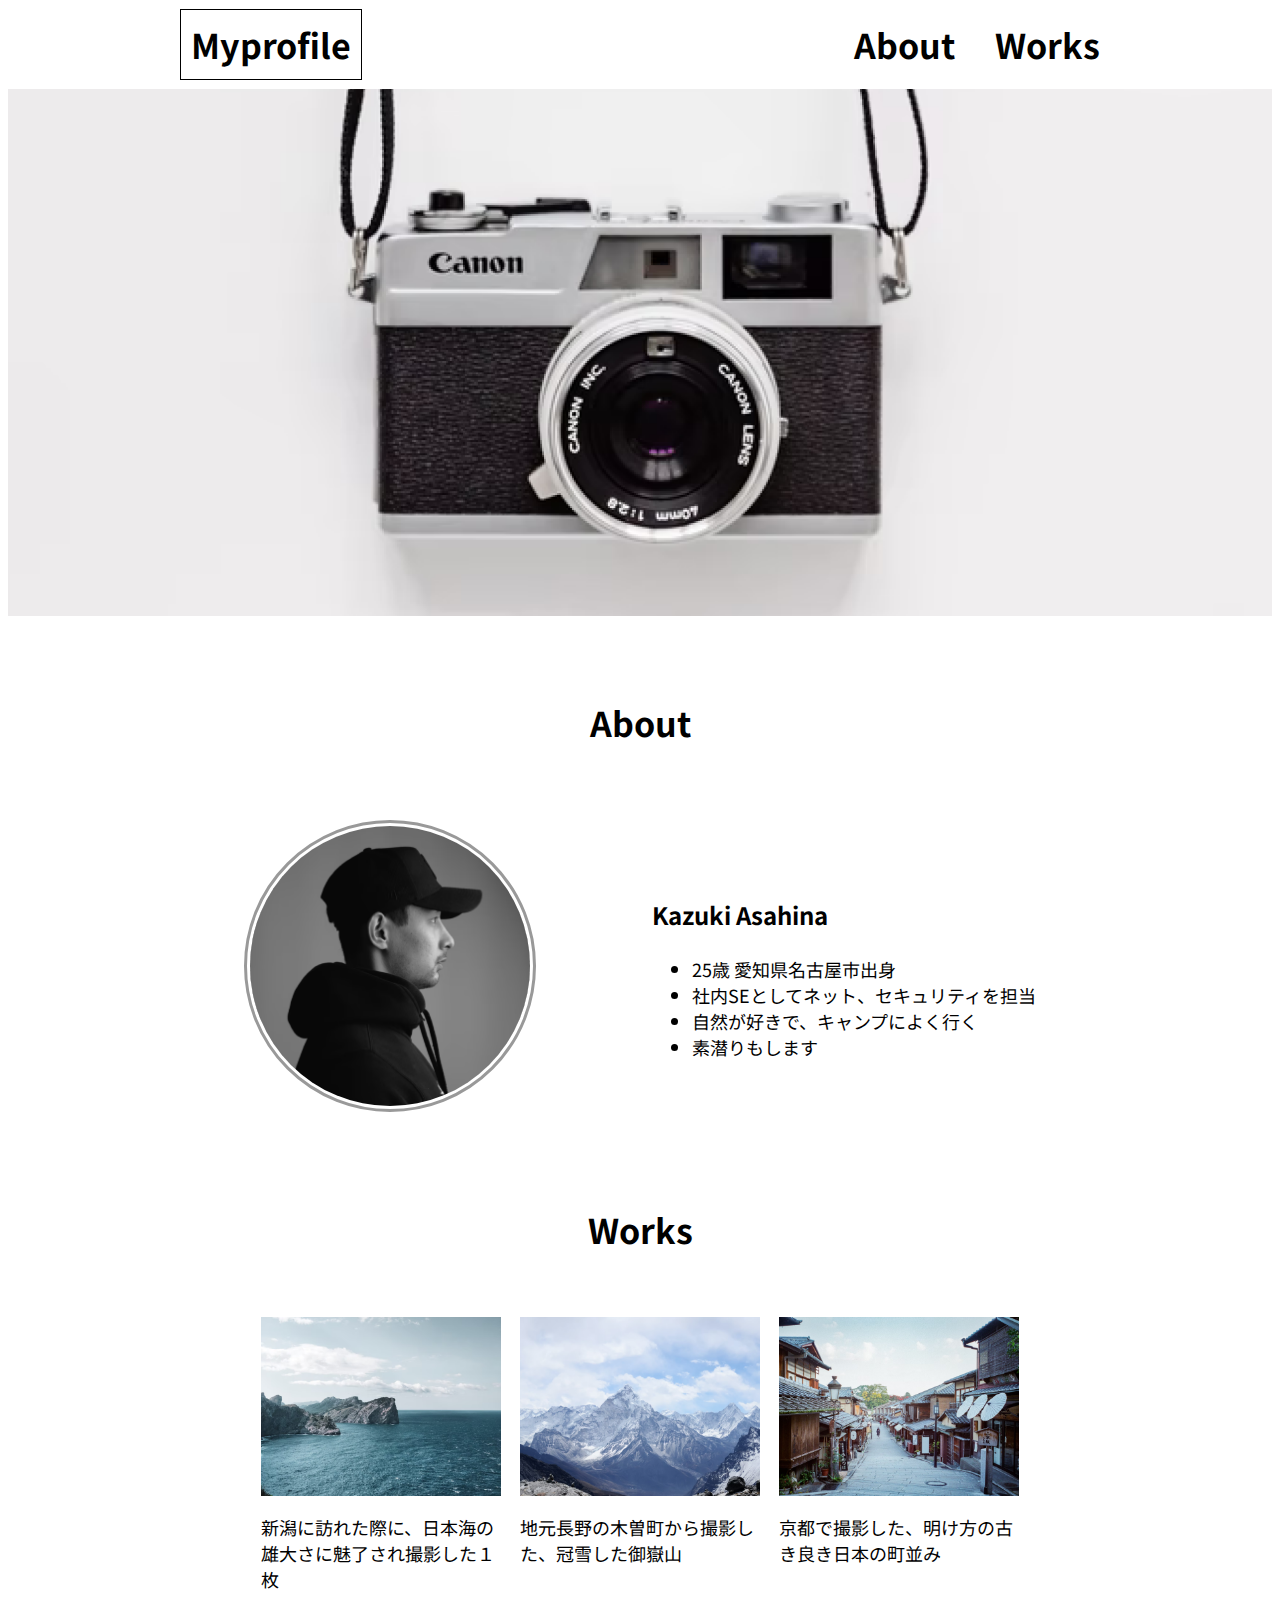
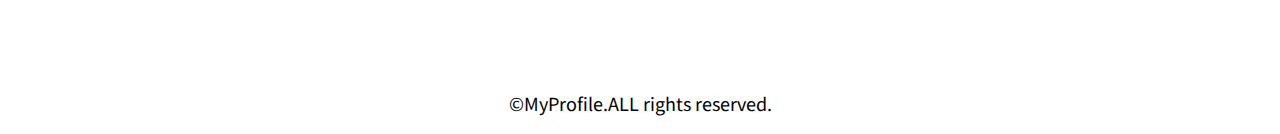
<file: 1/index.html>
<!DOCTYPE html>
<html>
  <head>
    <title>模写コーディング１</title>
    <meta charset="UTF-8" />
    <meta name="description" content="模写コーディング１回目となります。"/>
    <meta name="viewport" content="width=device-width, initial-scale=1.0" />
    <link rel="stylesheet" href="style.css" />

    <link rel="preconnect" href="https://fonts.googleapis.com">
    <link rel="preconnect" href="https://fonts.gstatic.com" crossorigin>
    <link href="https://fonts.googleapis.com/css2?family=Noto+Sans+JP:wght@100..900&display=swap" rel="stylesheet">
  </head>

  <body>
    <header>
  <!-- PC用ナビゲーション -->
      <nav>
        <div>
        <a href="index.html#myprofile"class="home" style="text-decoration:none;">Myprofile</a>
        </div>

        <div class="menu">
        <a  href="index.html#about" style="text-decoration:none;">About</a>
        <a  href="index.html#works" style="text-decoration:none;">Works</a>
        </div>
    </header> 

    <main>
      <article>
        <!-- メイン画像 -->
        <div>
          <img src="main.png" alt="カメラの写真" class="mainpic">
        </div>

        <!-- About -->
        <h1 id="about">About</h1>
        <section class="about">
          <img src="about.png" alt="Kazuki Asahina" class="circle">
          <div class="content">
              <p class="name">Kazuki Asahina</p>
              <ul>
                <li>25歳 愛知県名古屋市出身</li>
                <li>社内SEとしてネット、セキュリティを担当</li>
                <li>自然が好きで、キャンプによく行く</li>
                <li>素潜りもします</li>
              </ul>
          </div>
        </section>


         <!-- Works -->
         <h1 id="works">Works</h1>
          <section class="works">
            <div class="item">
              <img src="works1.png" alt="海の写真">
              <p>新潟に訪れた際に、日本海の雄大さに魅了され撮影した１枚</p>
            </div>

        <!-- 左右に隙間を開けるために、"item_center"クラスを付与 -->
            <div class="item item_center">
              <img src="works2.png" alt="山の写真">
              <p>地元長野の木曽町から撮影した、冠雪した御嶽山</p>
            </div>

            <div class="item">
              <img src="works3.png" alt="街並みの写真">
              <p>京都で撮影した、明け方の古き良き日本の町並み</p>
            </div>
          </div>
        </section>
      <article>

        <footer>
          <p>&copy;MyProfile.ALL rights reserved.</p>
        </footer>
      </body>
    </html>
</file>
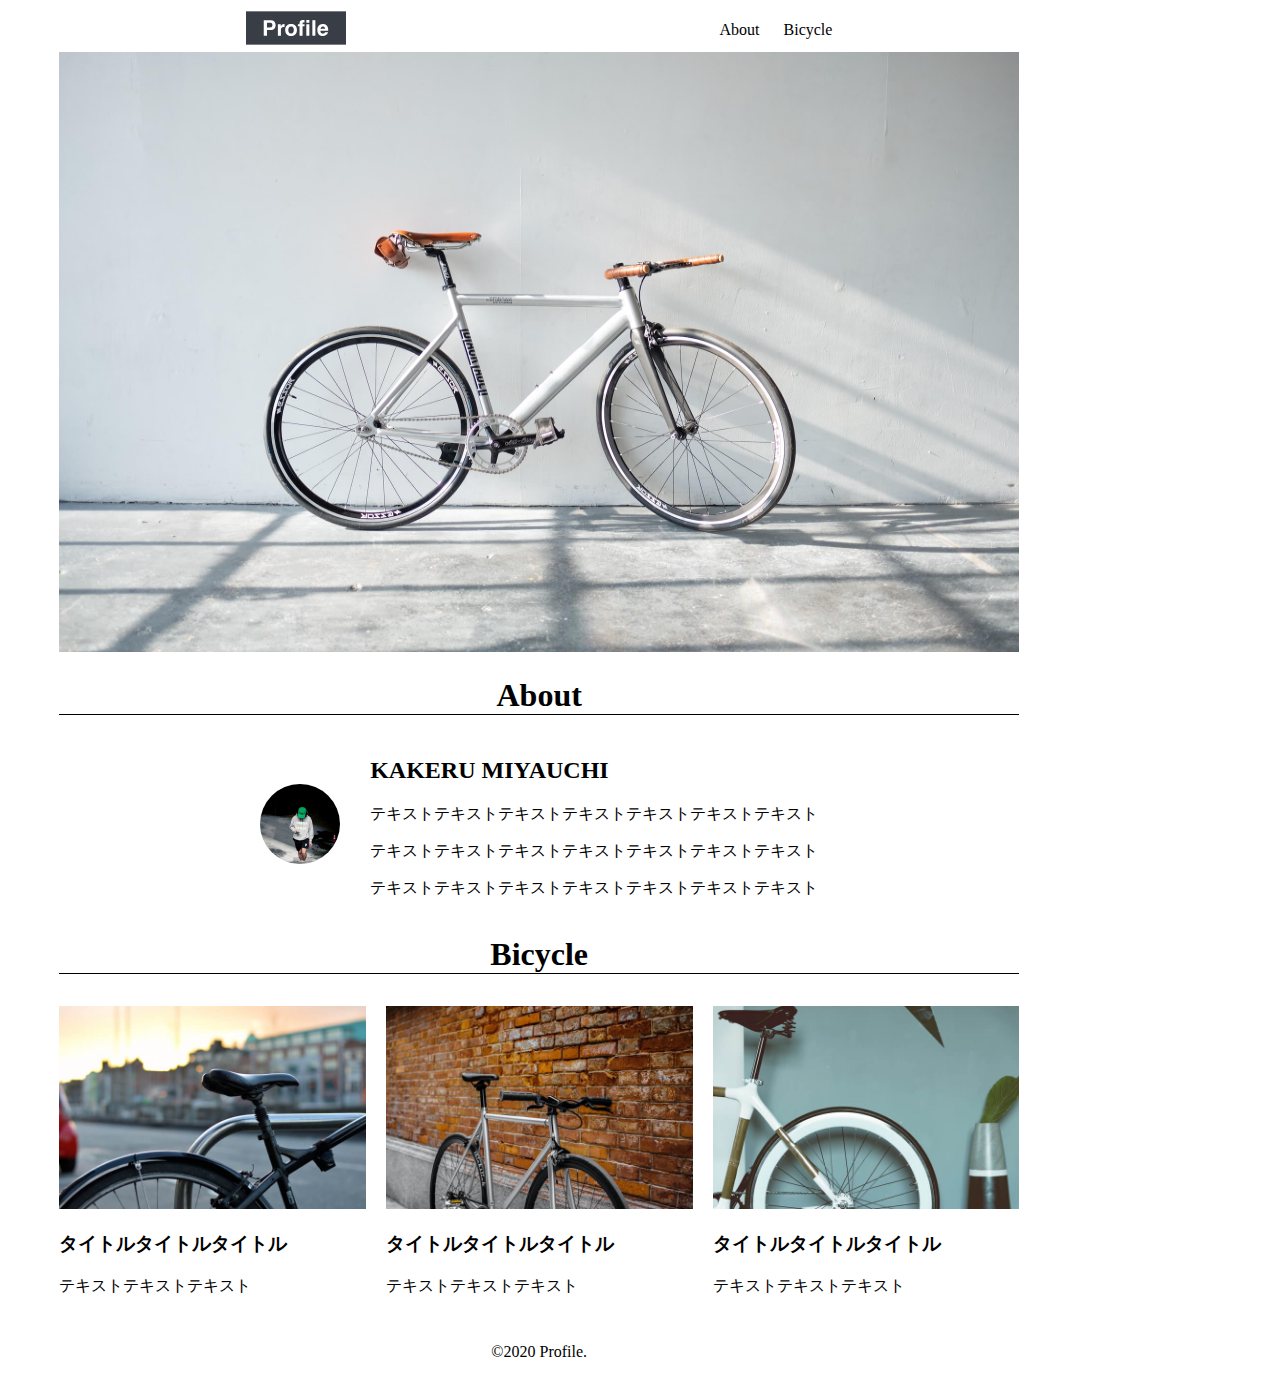
<file: 2/index.html>
<!DOCTYPE html>

<html>

  <head>
    <title>模写コーディング２回目</title>
    <meta charset="utf-8">
    <meta name="description" content="模写コーディング２回目となります">

    <meta name="viewport" content="width=device-width, initial-scale=1.0" />
    <link rel="stylesheet" href="style.css" />

    <link rel="preconnect" href="https://fonts.googleapis.com">
    <link rel="preconnect" href="https://fonts.gstatic.com" crossorigin>
    <link href="https://fonts.googleapis.com/css2?family=Noto+Sans+JP:wght@100..900&display=swap" rel="stylesheet">

  </head>


  <body>
    <header>
      <nav>
        <div>
          <a href="index.html" ><img class="home" src="images/logo.svg" alt="トップページに戻る"></a>
        </div>

        <div>
          <a href="index.html#about-title" class="about-head">About</a>
          <a href="index.html#Bicycle-title" class="bicycle-head">Bicycle</a>
        </div>
      </nav>
    </header>

    <main>
      <img src="images/mainvisual.jpg" alt="自転車のメイン画像" class="mainpic">

      <article>
        <h1 id="about-title">About</h1>
        <section id="About">
          <div class="about-img">
            <img src="images/about.jpg" alt="自分の写真" class="about-pic">
          </div>

          <div>
            <h2 class="name">KAKERU MIYAUCHI</h2>
            <p> テキストテキストテキストテキストテキストテキストテキスト</p>
            <p> テキストテキストテキストテキストテキストテキストテキスト</p>
            <p> テキストテキストテキストテキストテキストテキストテキスト</p>
          </div>
        </section>


        <h1 id="Bicycle-title">Bicycle</h1>
        <section id="Bicycle">
          <div>
            <img src="images/bicycle1.jpg" alt="自転車の後輪画像" class="item">
            <h3>タイトルタイトルタイトル</h3>
            <p>テキストテキストテキスト</p>
          </div>

          <div class="margin-lr">
            <img src="images/bicycle2.jpg" alt="自転車の駐輪画像"class="item">
            <h3>タイトルタイトルタイトル</h3>
            <p>テキストテキストテキスト</p>
          </div>

          <div>
            <img src="images/bicycle3.jpg" alt="自転車の車輪画像"class="item">
            <h3>タイトルタイトルタイトル</h3>
            <p>テキストテキストテキスト</p>
          </div>
        </section>
      </article>
    </main>


    <footer>
      <p>&copy;2020 Profile.</p>
    </footer>

  </body>
</html>
</file>
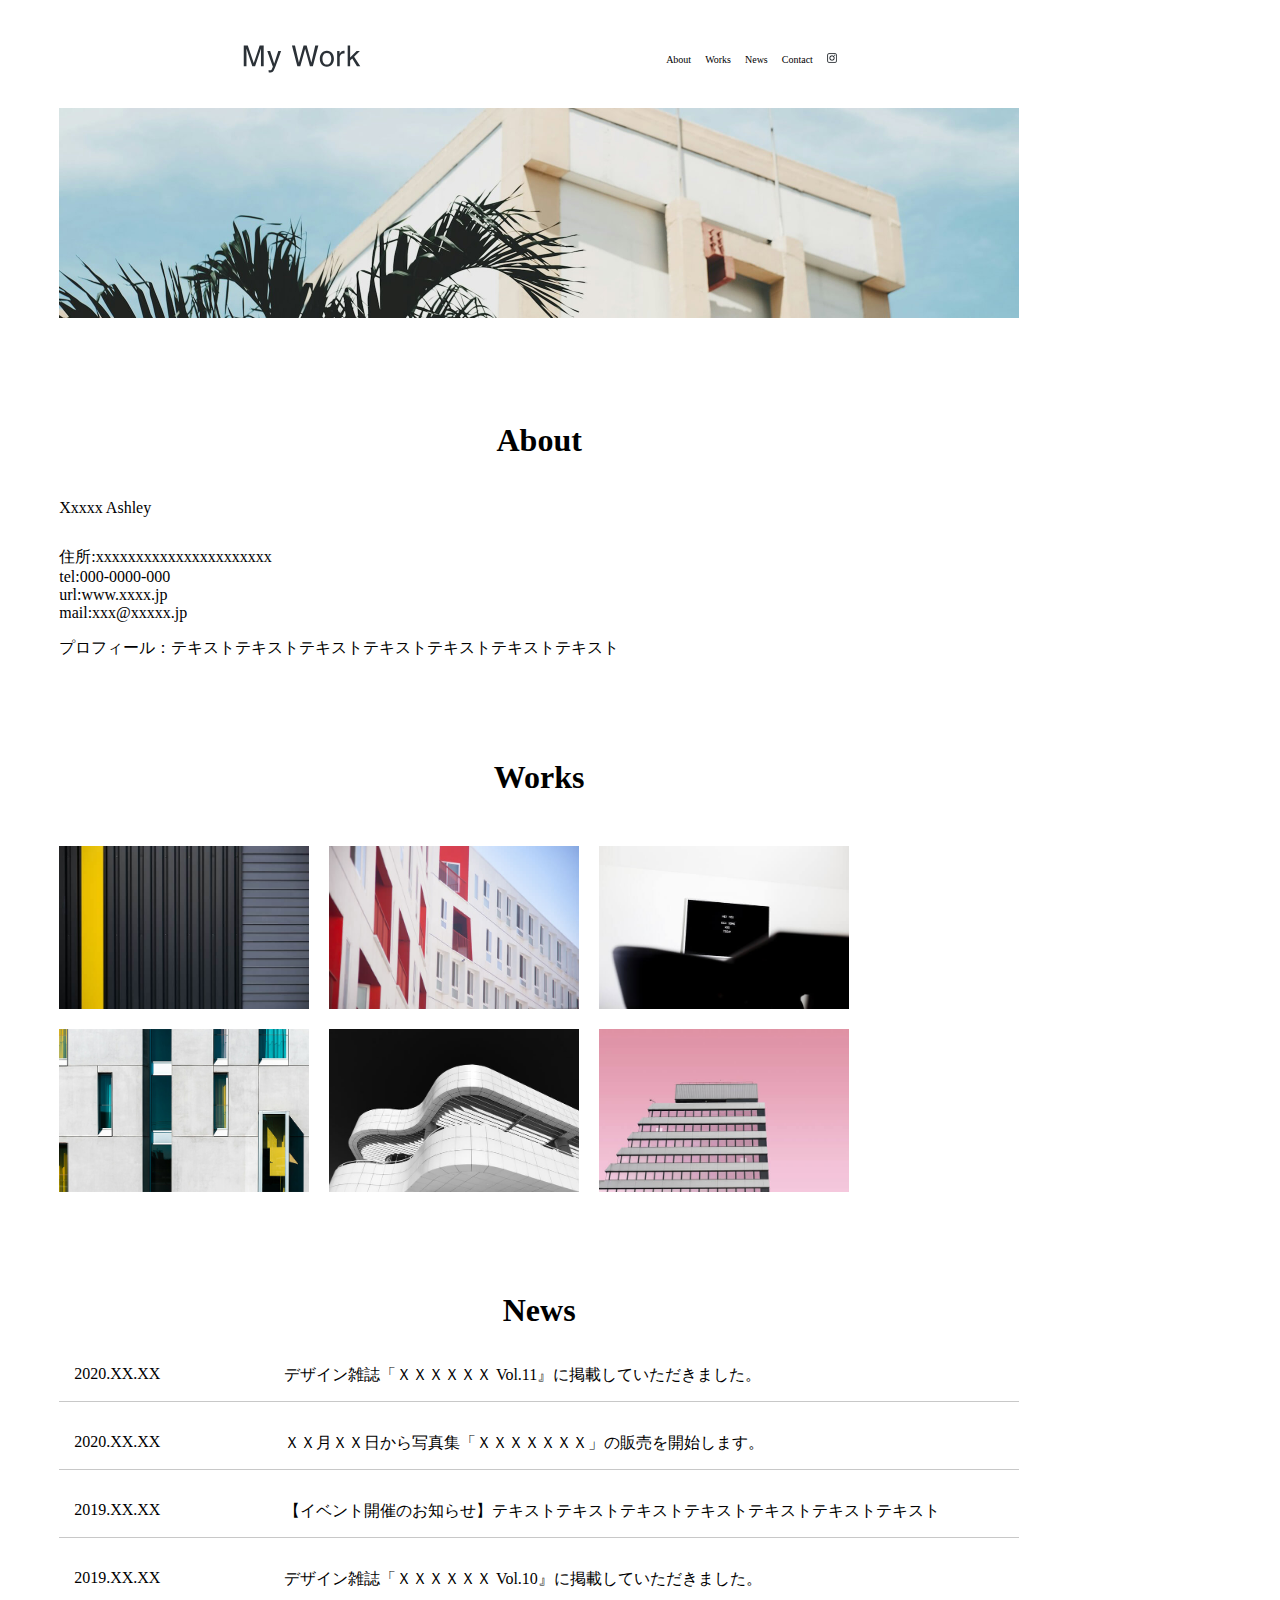
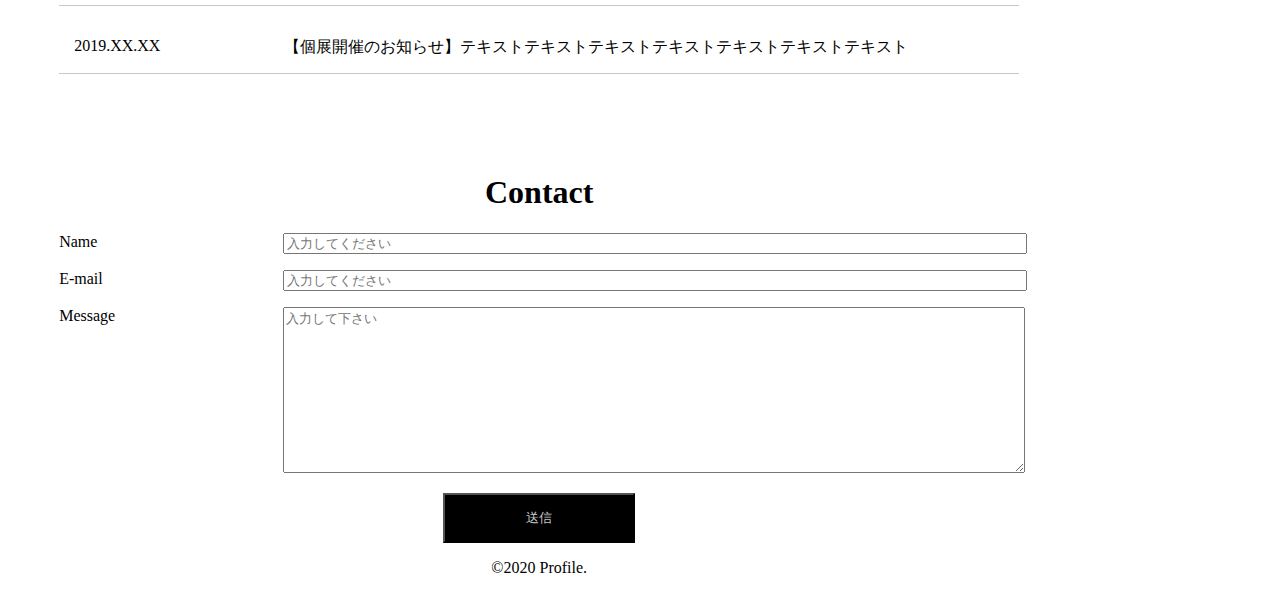
<file: 3/index.html>
<!DOCTYPE html>

<html>

  <head>
    <title>模写コーディング3回目</title>
    <meta charset="utf-8">
    <meta name="description" content="https://code-jump.com/portfolio1-menu/">

    <meta name="viewport" content="width=device-width, initial-scale=1.0" />
    <link rel="stylesheet" href="style.css" />

    <link rel="preconnect" href="https://fonts.googleapis.com">
    <link rel="preconnect" href="https://fonts.gstatic.com" crossorigin>
    <link href="https://fonts.googleapis.com/css2?family=Noto+Sans+JP:wght@100..900&display=swap" rel="stylesheet">

  </head>


  <body>
    <header>
      <nav>
        <div>
          <a href="index.html" ><img class="home" src="images/logo.svg" alt="トップページに戻る"></a>
        </div>

        <div>
          <a href="index.html#about-title" class="a-head">About</a>
          <a href="index.html#works-title" class="a-head">Works</a>
          <a href="index.html#news-title" class="a-head">News</a>
          <a href="index.html#contact-title" class="a-head">Contact</a>
        

        <a href="https://www.instagram.com/" target="_blank">
          <img class="icon" src="images/icon-instagram.png" alt="インスタグラム">
        </a>
      </div>
      </nav>
    </header>

    <main>
      <img src="images/mainvisual-pc.jpg" alt="建物の画像" class="mainpic">

      <article>
        <h1 id="about-title">About</h1>
        <section id="About">
          <div class="about-name">
            <p> Xxxxx Ashley</p>
          </div>
          <div class="about-info">
            <p> 住所:xxxxxxxxxxxxxxxxxxxxxx</p>
            <p> tel:000-0000-000</p>
            <p> url:www.xxxx.jp</p>
            <p> mail:xxx@xxxxx.jp</p>
          </div>
          <div class="about-profile">
            <p> プロフィール：テキストテキストテキストテキストテキストテキストテキスト</p>
          </div>
        </section>


        <h1 id="works-title">Works</h1>
        <section id="Works">
          <div class="works-pic">
            <img src="images/works1.jpg" alt="画像1" class="item">
            <img src="images/works2.jpg" alt="画像2" class="item">
            <img src="images/works3.jpg" alt="画像3" class="item">

            <img src="images/works4.jpg" alt="画像4" class="item">
            <img src="images/works5.jpg" alt="画像5" class="item">
            <img src="images/works6.jpg" alt="画像6" class="item">
          </div>
        </section>

        <h1 id="News-title">News</h1>
       
       <section class="news"> 
        <dl>
          <dt>2020.XX.XX</dt>
          <dd>デザイン雑誌「ＸＸＸＸＸＸ Vol.11』に掲載していただきました。</dd>
        </dl>
        
        <dl>
          <dt>2020.XX.XX</dt>
          <dd>ＸＸ月ＸＸ日から写真集「ＸＸＸＸＸＸＸ」の販売を開始します。</dd>
        </dl>

        <dl>
          <dt>2019.XX.XX</dt>
          <dd>【イベント開催のお知らせ】テキストテキストテキストテキストテキストテキストテキスト</dd>
        </dl>
        <dl>
          <dt>2019.XX.XX</dt>
          <dd>デザイン雑誌「ＸＸＸＸＸＸ Vol.10』に掲載していただきました。</dd>
        </dl>
        <dl>
          <dt>2019.XX.XX</dt>
          <dd>【個展開催のお知らせ】テキストテキストテキストテキストテキストテキストテキスト</dd>
        </dl>
      </section>
      
        <h1 id="contact-title">Contact</h1>
        <section class="contact">
          <dl>
            <dt><label class="Contact-label">Name</label></dt>
            <dd><input type="text" name="name" placeholder="入力してください" class="contact-textbox"></dd>
          </dl>
          <dl>
            <dt><label class="Contact-label">E-mail</label></dt>
            <dd><input type="text" name="email" placeholder="入力してください" class="contact-textbox"></dd>
          </dl>        
          <dl>
            <dt><label class="Contact-label">Message</label></dt>
            <dd><textarea class="contact-textarea" placeholder="入力して下さい" name="message"></textarea></dd>
          </dl>
          <!-- <form >
            <div class="form">
              <label class="Contact-label">Name</label>
              <input type="text" name="name" placeholder="入力してください" class="contact-textbox">
            </div>

            <div class="form">
              <label class="Contact-label">E-mail</label>
              <input type="text" name="email" placeholder="入力してください" class="contact-textbox">
            </div>

            <div class="form">
              <label class="Contact-label">Message</label>
              <textarea class="contact-textarea" placeholder="入力して下さい" name="message"></textarea>
            </div>
          </form> -->

          <div class="hoge_button">
            <input type="submit" value="送信" class="button">
          </div>
        </section>        
      </article>
    </main>


    <footer>
      <p>&copy;2020 Profile.</p>
    </footer>

  </body>
</html>
</file>
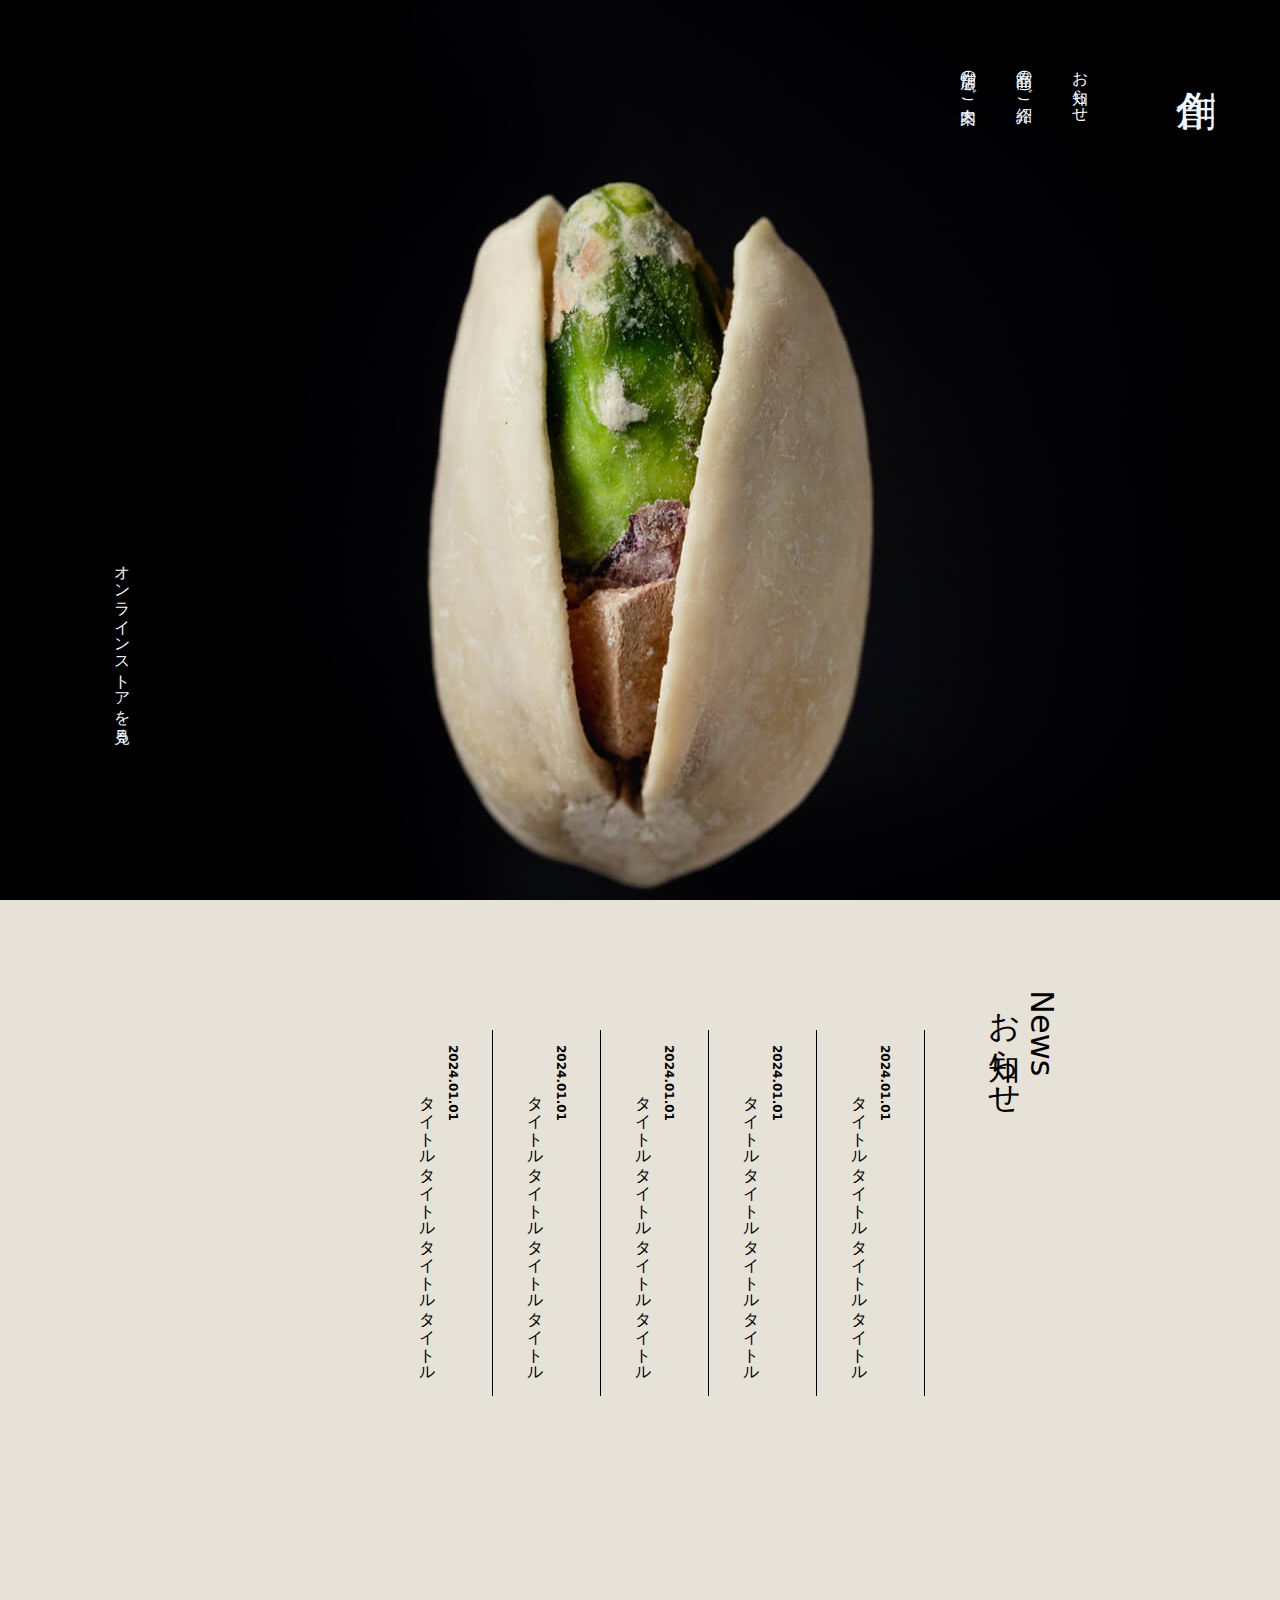
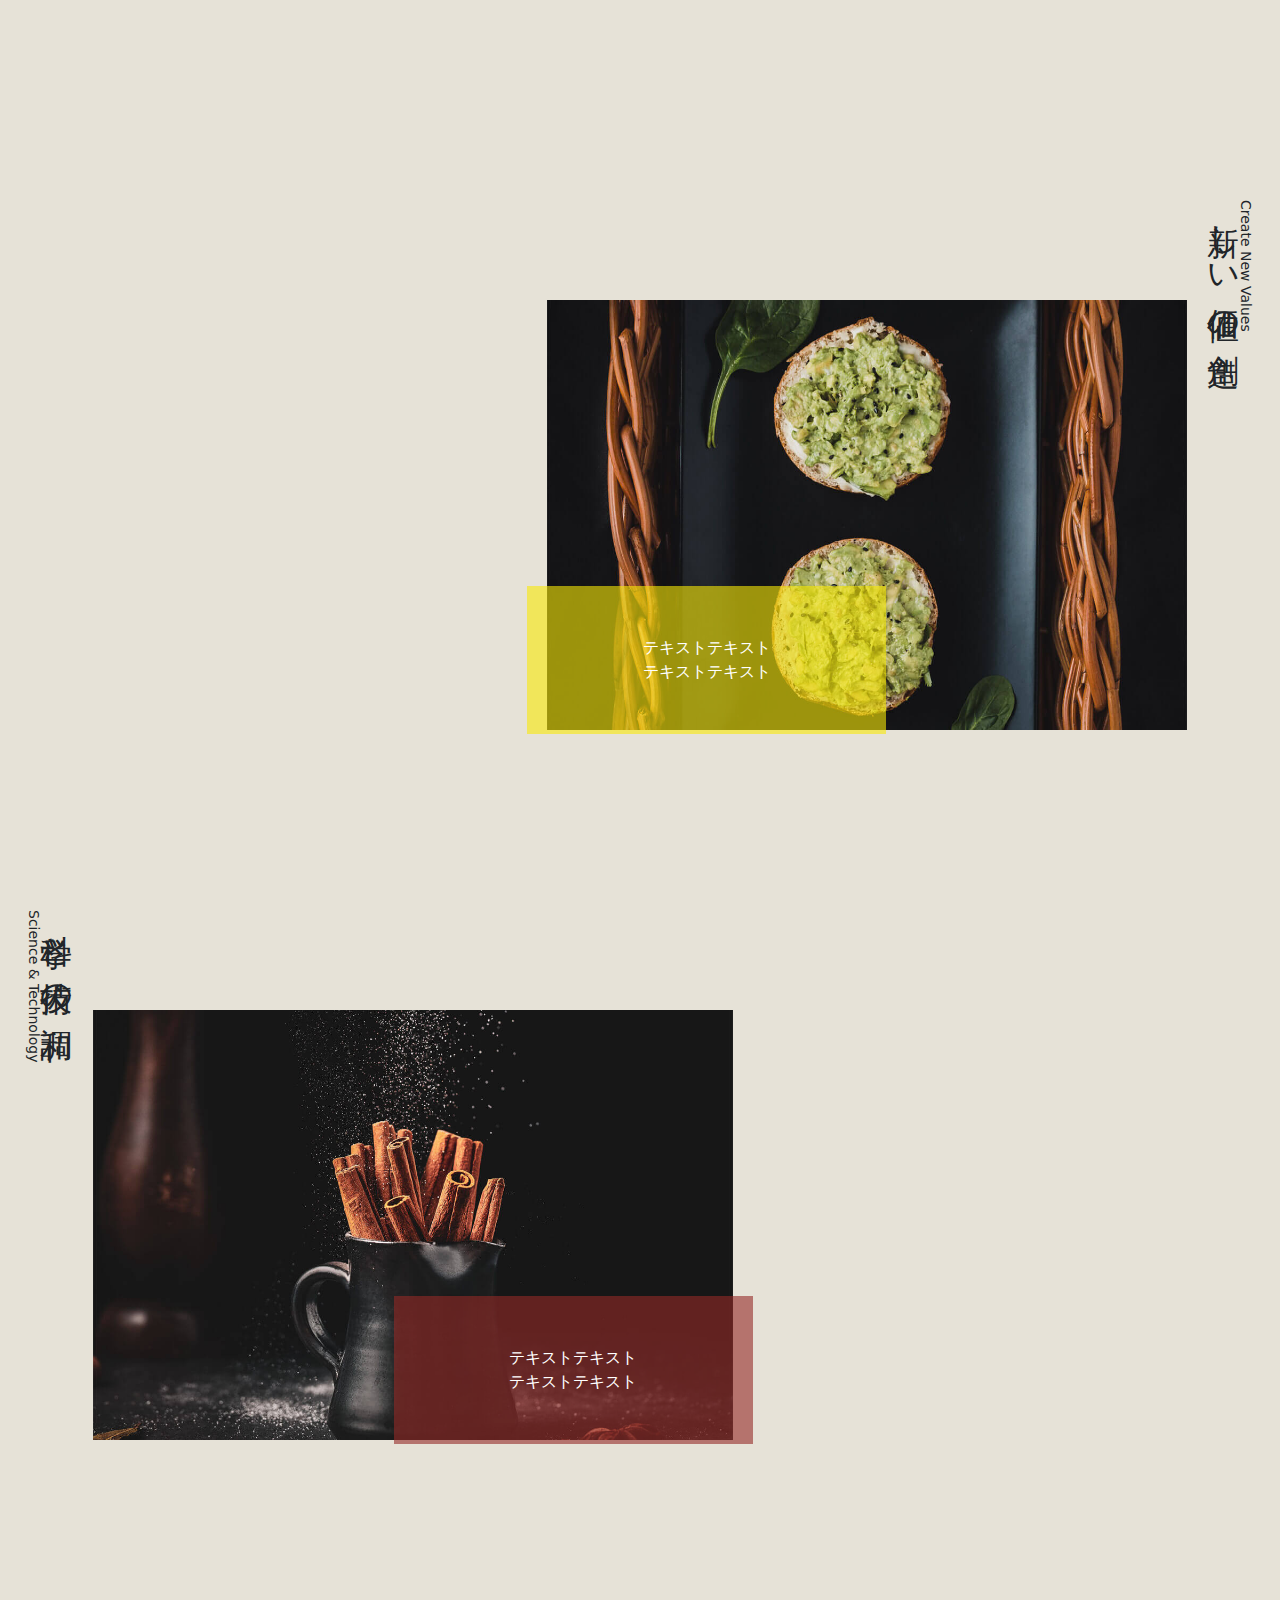
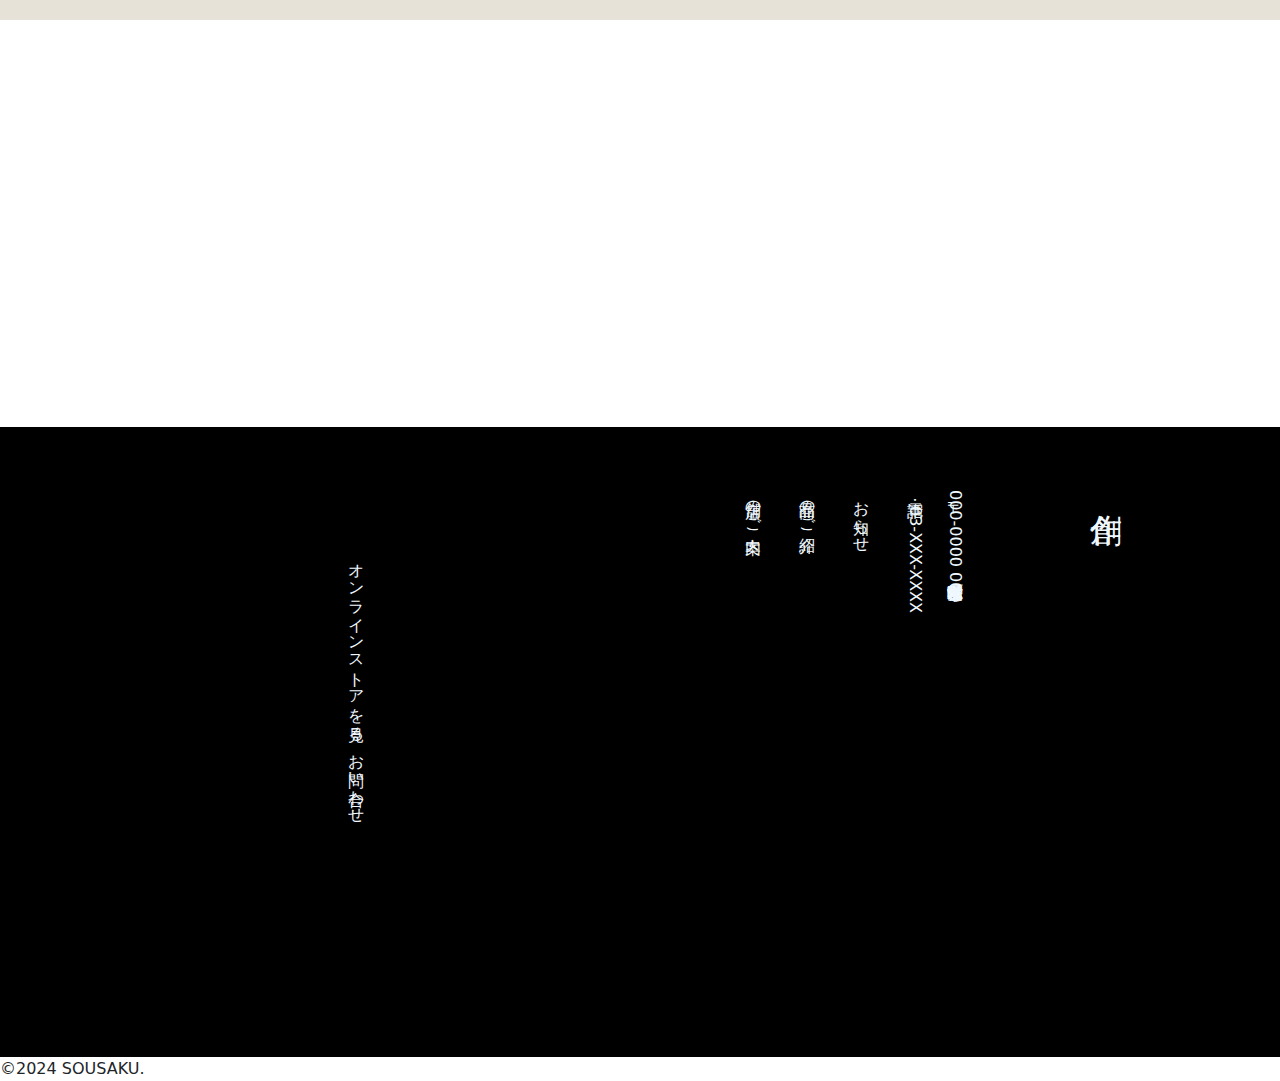
<file: 9/index.html>
<!DOCTYPE html>
<html>
  <head>
    <title>模写コーディング９</title>
    <meta charset="UTF-8" />
    <meta name="description" content="模写コーディング９回目となります。"/>
    <meta name="viewport" content="width=device-width, initial-scale=1.0" />
    <link rel="stylesheet" href="style.css" />

    <link rel="preconnect" href="https://fonts.googleapis.com">
    <link rel="preconnect" href="https://fonts.gstatic.com" crossorigin>
    <link href="https://fonts.googleapis.com/css2?family=Noto+Sans+JP:wght@100..900&display=swap" rel="stylesheet">
   
    <link rel="stylesheet" href="css/bootstrap.min.css">
    <link rel="canonical" href="https://getbootstrap.com/docs/5.0/examples/carousel/">
    <!-- ************************************************ bootstrap.min.cssの読み込み -->
    <link href="https://cdn.jsdelivr.net/npm/bootstrap@5.0.0-beta1/dist/css/bootstrap.min.css" rel="stylesheet" integrity="sha384-giJF6kkoqNQ00vy+HMDP7azOuL0xtbfIcaT9wjKHr8RbDVddVHyTfAAsrekwKmP1" crossorigin="anonymous">
    <!-- ************************************************ carousel.cssの読み込み -->
    <!-- <link href="carousel.css" rel="stylesheet"> -->
    <!-- ************************************************ bootstrap.bundle.min.jsの読み込み -->
    <script src="https://cdn.jsdelivr.net/npm/bootstrap@5.0.0-beta1/dist/js/bootstrap.bundle.min.js" integrity="sha384-ygbV9kiqUc6oa4msXn9868pTtWMgiQaeYH7/t7LECLbyPA2x65Kgf80OJFdroafW" crossorigin="anonymous" defer></script>

    <script src="js/bootstrap.min.js"></script>

    <script src="script.js"></script>

    </head>
    


    <body>
      <header>
      <section class="main fade-in-bottom">
        <div class="main_title fade-in-bottom2">
          <h1>創作</h1>
          
          <nav class="main_nav">
            <div class="main_nav_a">
              <a href="#main2">お知らせ</a> 
            </div>
            <div class="main_nav_a">
              <a href="#main3">商品のご紹介</a>
            </div>
            <div class="main_nav_a">
              <a href="#main4">店舗のご案内</a>
            </div>
          </nav>
        </div>

          <div class="main_btn fade-in-bottom2">
            <a href="">オンラインストアを見る</a>
          </div>
      </div>
    </section>


      <section id="main2">
        <div class="main2_title">
          <h2 class="main_h2">
            <span class="en">News</span>
            <span class="ja">お知らせ</span>
          </h2>
        <div class="main2_sab">
          <dl>
            <dt>2024.01.01</dt>
            <dd>タイトルタイトルタイトルタイトル</dd>
            <dt>2024.01.01</dt>
            <dd>タイトルタイトルタイトルタイトル</dd>
            <dt>2024.01.01</dt>
            <dd>タイトルタイトルタイトルタイトル</dd>
            <dt>2024.01.01</dt>
            <dd>タイトルタイトルタイトルタイトル</dd>
            <dt>2024.01.01</dt>
            <dd>タイトルタイトルタイトルタイトル</dd>
          </dl>
        </div>
      </div>
      </section>

      <section id="products1" class="products wrapper">
        <h2 class="section-title">
          <span class="ja">新しい価値の創造</span>
          <span class="en">Create New Values</span>
        </h2>
        <div class="img">
          <img src="images/products1.jpg" alt="">
          <p class="text">テキストテキスト<br>テキストテキスト</p>
        </div>
      </section>

      <section id="products2" class="products wrapper">
        <h2 class="section-title">
          <span class="ja">科学と技術の調和</span>
          <span class="en">Science & Technology</span>
        </h2>
        <div class="img">
          <img src="images/products2.jpg" alt="">
          <p class="text">テキストテキスト<br>テキストテキスト</p>
        </div>
      </section>

      <!-- <section id="main3">
        <div class="main3_right">
          <div class="main3_title">
              <h2>新しい価値の創造</h2>
              <p>Creative New Values</p>
          </div>

          <div class="main3_img fade-in-bottom">
            <img src="images/products1.jpg" alt="料理写真">
            <p class="main3_p">テキストテキストテキストテキスト</p>
          </div>

        </div>

        <div class="main3_left">
          <div class="main3_title_2">
              <h2>科学と技術の調和</h2>
              <p>Science & Technology</p>
          </div>

          <div class="main3_img_2">
            <img src="images/products2.jpg" alt="料理写真">
            <p class="main3_p">テキストテキストテキストテキスト</p>
          </div>
        </div>
      </section> -->

      <section id="main4" class="main4_1">
        <div class="main4_map">
          <iframe src="https://www.google.com/maps/embed?pb=!1m18!1m12!1m3!1d6483.960521838457!2d139.7048555441041!3d35.652857958269266!2m3!1f0!2f0!3f0!3m2!1i1024!2i768!4f13.1!3m3!1m2!1s0x60188b4025c4b78f%3A0x55d039898bac8fba!2z5oG15q-U5a-_6aeF5p2x5Y-j!5e0!3m2!1sja!2sjp!4v1716189235397!5m2!1sja!2sjp" width="600" height="400" style="border:0;" allowfullscreen="" loading="lazy" referrerpolicy="no-referrer-when-downgrade"></iframe>
        </div>
      </section>
      

      <section id="main5">

        <div class="main5_title">
          <h2>創作</h2>
          <p>〒000-0000 愛知県名古屋市味噌町000</p>
          <p>電話：03-XXX-XXXX</p>

          <nav class="main5_nav">
            <a href=".main2">お知らせ</a>
          </nav>

          <nav class="main5_nav">
            <a href=".main3">商品のご紹介</a>
          </nav>

          <nav class="main5_nav">
            <a href=".main4">店舗のご案内</a>
          </nav>

        </div>

      <div class="main5_nav_2">
        <a href="">オンラインストアを見る</a>
        <a href="">お問い合わせ</a>
      </div>
      </section>


       
        <footer>
          <span id="copyright">&copy;2024 SOUSAKU.</span>
        </footer>
      
        <script src="https://code.jquery.com/jquery-2.2.4.js" integrity="sha256-iT6Q9iMJYuQiMWNd9lDyBUStIq/8PuOW33aOqmvFpqI=" crossorigin="anonymous"></script>
    </body>

  </html>
</file>
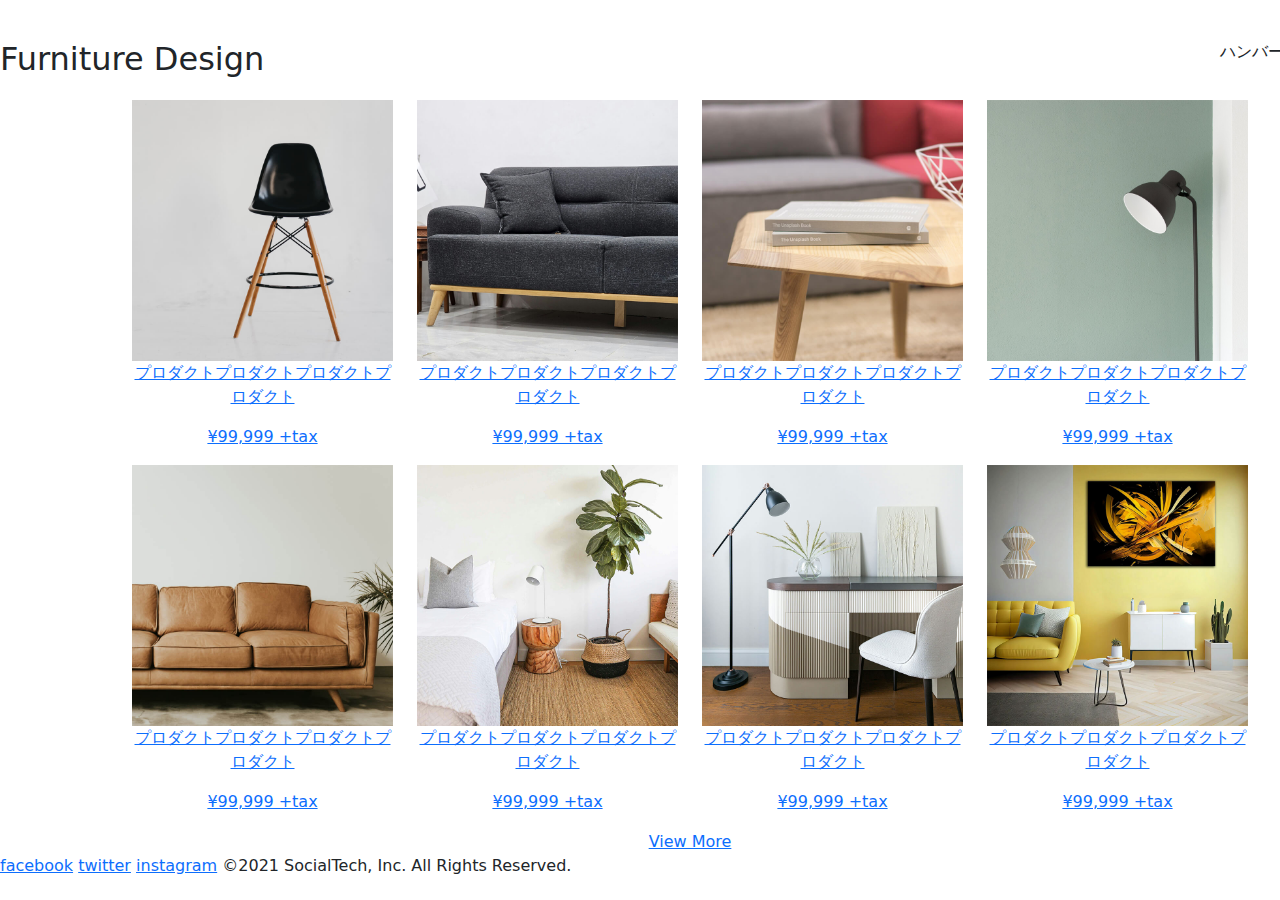
<file: 8/test.html>
<!DOCTYPE html><script src="https://code.jquery.com/jquery-3.6.0.min.js"></script>
   <script src="script.js"></script>
<html>
  <head>
    <title>模写コーディング8</title>
    <meta charset="UTF-8" />
    <meta name="description" content="模写コーディング8回目となります。"/>
    <meta name="viewport" content="width=device-width, initial-scale=1.0" />
    <link rel="stylesheet" href="style.css" />

    <link rel="preconnect" href="https://fonts.googleapis.com">
    <link rel="preconnect" href="https://fonts.gstatic.com" crossorigin>
    <link href="https://fonts.googleapis.com/css2?family=Noto+Sans+JP:wght@100..900&display=swap" rel="stylesheet">
   
    <link rel="stylesheet" href="css/bootstrap.min.css">
    <link rel="canonical" href="https://getbootstrap.com/docs/5.0/examples/carousel/">
    <!-- ************************************************ bootstrap.min.cssの読み込み -->
    <link href="https://cdn.jsdelivr.net/npm/bootstrap@5.0.0-beta1/dist/css/bootstrap.min.css" rel="stylesheet" integrity="sha384-giJF6kkoqNQ00vy+HMDP7azOuL0xtbfIcaT9wjKHr8RbDVddVHyTfAAsrekwKmP1" crossorigin="anonymous">
    <!-- ************************************************ carousel.cssの読み込み -->


    <body>
      <div class="main_width">
        <div class="title_menu">
          <h2>Furniture Design</h2>
          <p>ハンバーガーメニュー</p>
          <!-- ハンバーガーニュー -->
        </div>

        <div class="center_box">
          <div class="container text-center">
            <div class="row row-cols-4">
              <div class="col animate">
                <a href="">
                  <img src="images/item1.jpg" alt="椅子">
                  <p>プロダクトプロダクトプロダクトプロダクト</p>
                  <p>¥99,999 +tax</p>
                </a>
              </div>

              <div class="col">
                <a href="">
                  <img src="images/item2.jpg" alt="椅子">
                  <p>プロダクトプロダクトプロダクトプロダクト</p>
                  <p>¥99,999 +tax</p>
                </a>
              </div>
              <div class="col">
                <a href="">
                  <img src="images/item3.jpg" alt="椅子">
                  <p>プロダクトプロダクトプロダクトプロダクト</p>
                  <p>¥99,999 +tax</p>
                </a>
              </div>
              <div class="col">
                <a href="">
                <img src="images/item4.jpg" alt="椅子">
                <p>プロダクトプロダクトプロダクトプロダクト</p>
                <p>¥99,999 +tax</p>
              </a></div>
            </div>
          </div>

          <div class="center_box">
            <div class="container text-center">
              <div class="row row-cols-4">
                <div class="col">
                  <a href="">
                    <img src="images/item5.jpg" alt="椅子">
                    <p>プロダクトプロダクトプロダクトプロダクト</p>
                    <p>¥99,999 +tax</p>
                  </a>
                </div>
  
                <div class="col">
                  <a href="">
                    <img src="images/item6.jpg" alt="椅子">
                    <p>プロダクトプロダクトプロダクトプロダクト</p>
                    <p>¥99,999 +tax</p>
                  </a>
                </div>
                <div class="col">
                  <a href="">
                    <img src="images/item7.jpg" alt="椅子">
                    <p>プロダクトプロダクトプロダクトプロダクト</p>
                    <p>¥99,999 +tax</p>
                  </a>
                </div>
                <div class="col">
                  <a href="">
                  <img src="images/item8.jpg" alt="椅子">
                  <p>プロダクトプロダクトプロダクトプロダクト</p>
                  <p>¥99,999 +tax</p>
                </a></div>
              </div>
            </div>
          
         
        <div class="view_more">
          <a href="">View More</a>

        </div>

        <footer>
          <div class="sns">
            <a href="https://www.facebook.com/sejuku2013">facebook</a>
            <a href="https://twitter.com/samuraijuku">twitter</a>
            <a href="https://www.instagram.com/taotsuchiya_official/?hl=ja">instagram</a>
            <span id="copyright">&copy;2021 SocialTech, Inc. All Rights Reserved.</span>
          </div>
        </footer>
      </div>
      
          <!-- ************************************************ bootstrap.bundle.min.jsの読み込み -->
      <script src="https://cdn.jsdelivr.net/npm/bootstrap@5.0.0-beta1/dist/js/bootstrap.bundle.min.js" integrity="sha384-ygbV9kiqUc6oa4msXn9868pTtWMgiQaeYH7/t7LECLbyPA2x65Kgf80OJFdroafW" crossorigin="anonymous" defer></script>

      <script src="js/bootstrap.min.js"></script>
      <script src="https://code.jquery.com/jquery-3.6.0.min.js"></script>
      <script src="script.js"></script>
    </body>

</html>
</file>
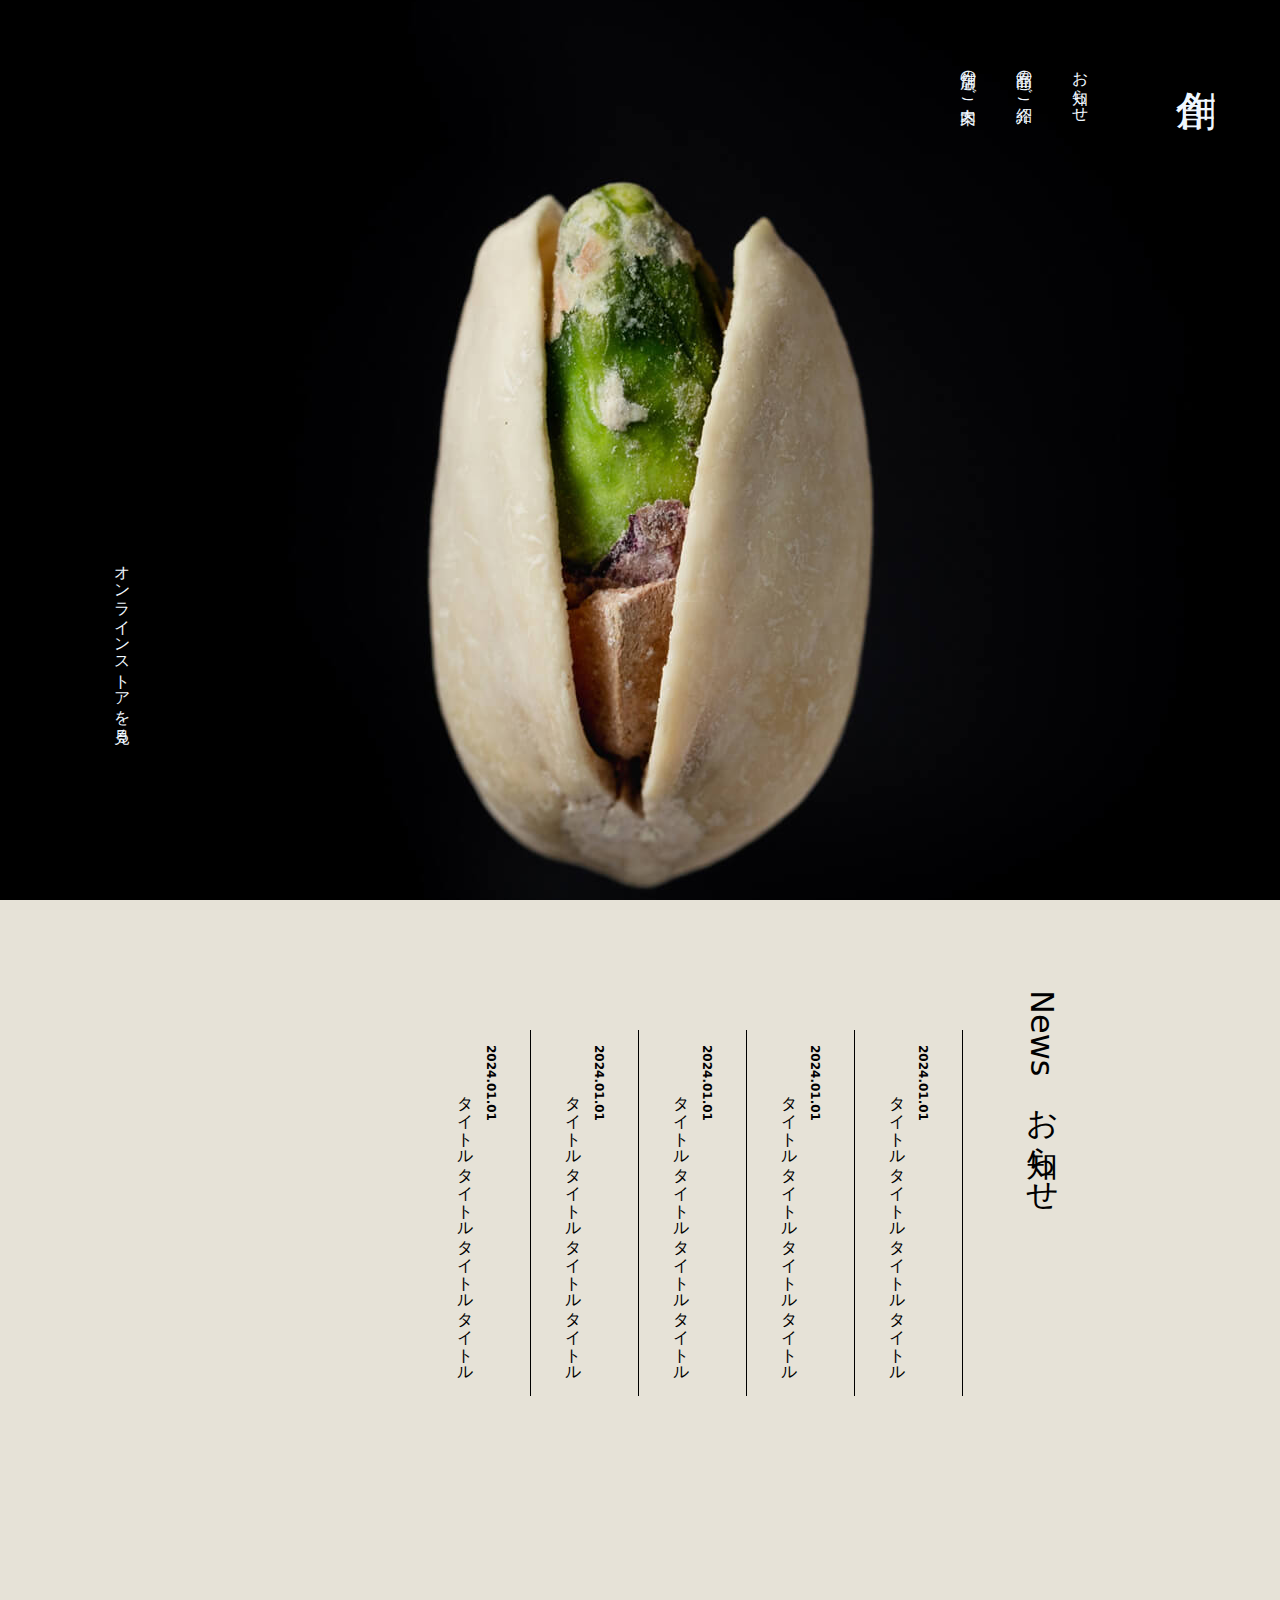
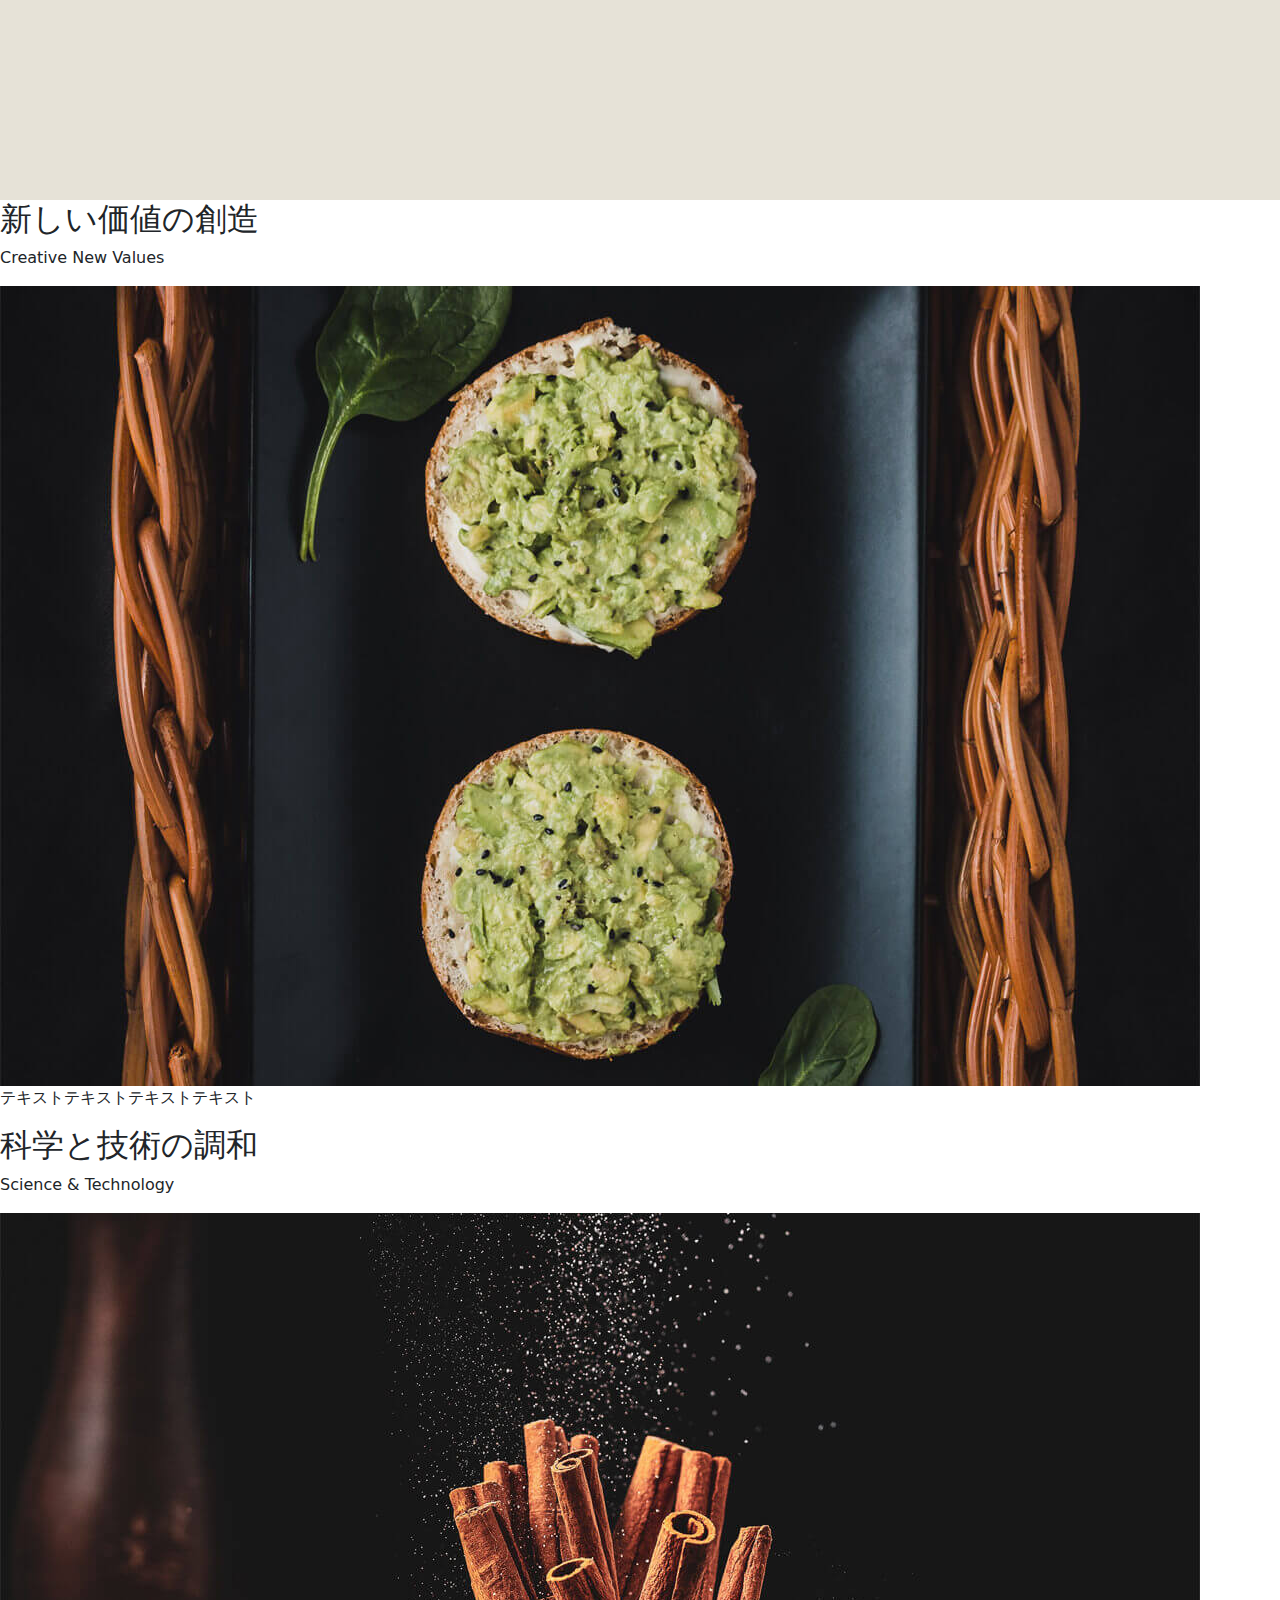
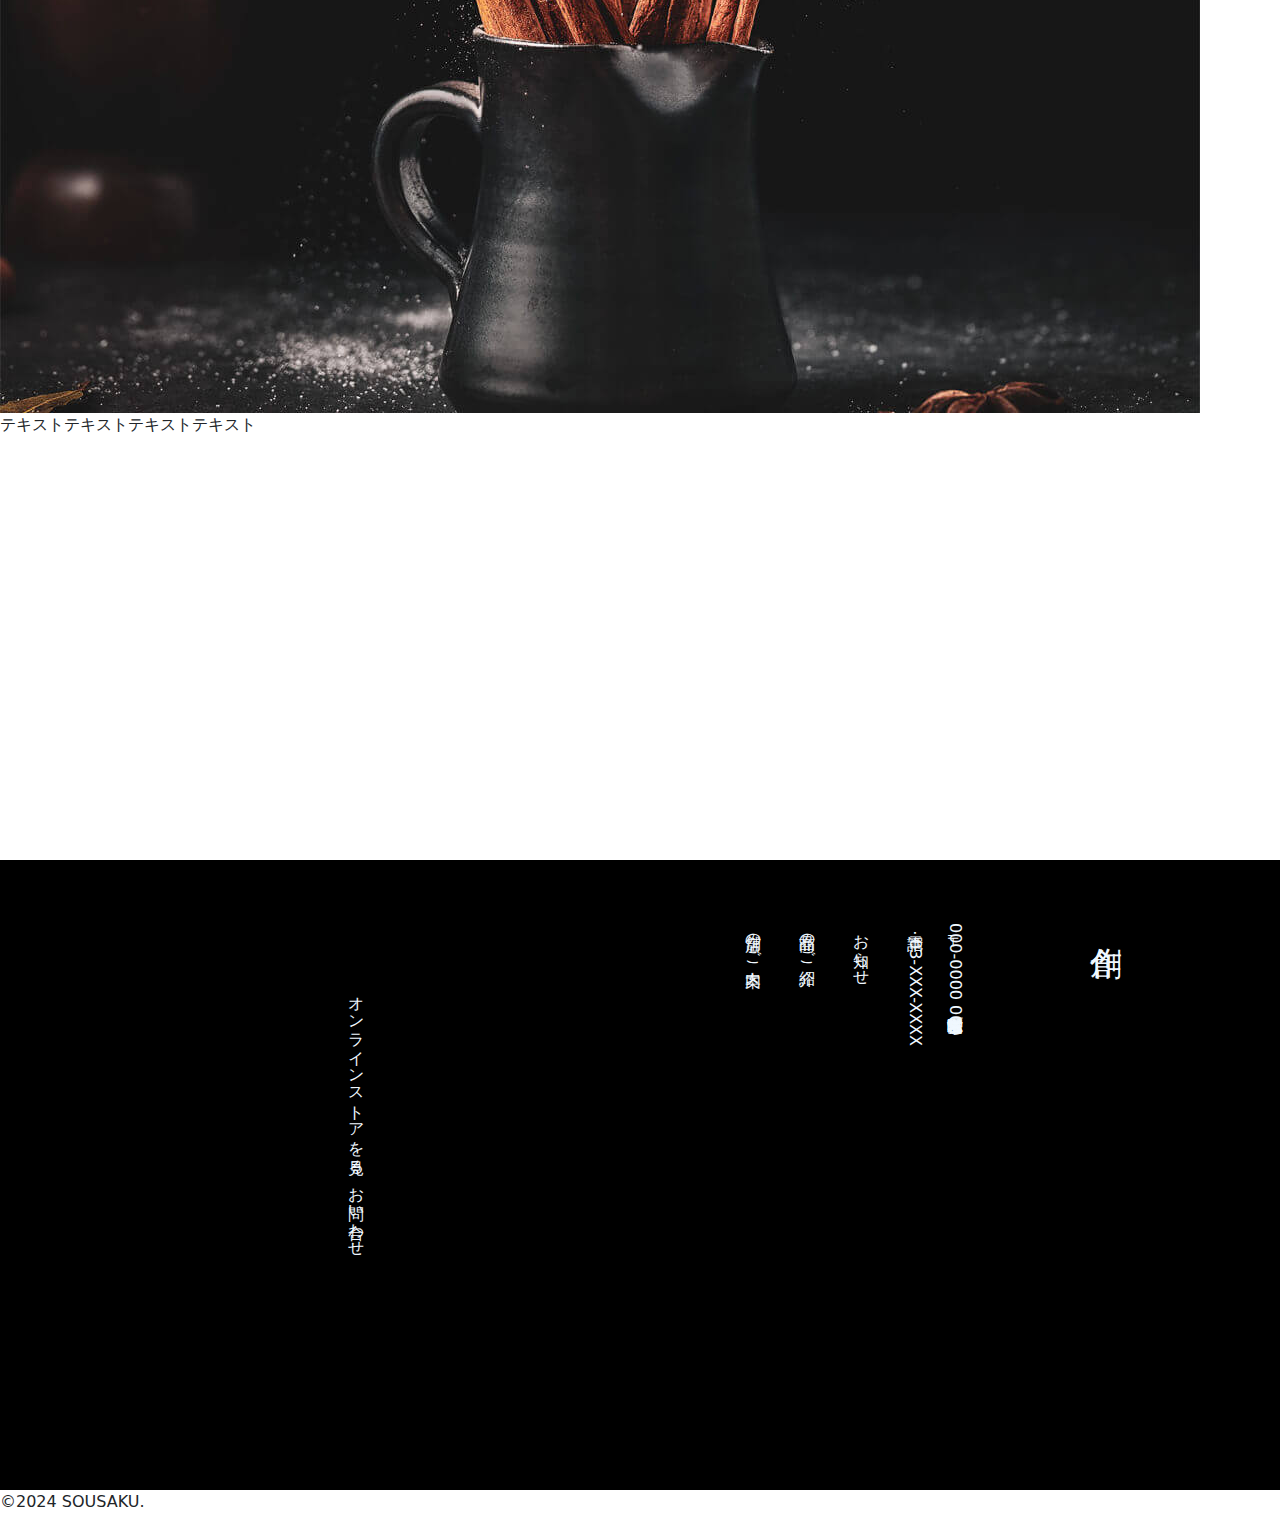
<file: 9/test.html>
<!DOCTYPE html>
<html>
  <head>
    <title>模写コーディング９</title>
    <meta charset="UTF-8" />
    <meta name="description" content="模写コーディング９回目となります。"/>
    <meta name="viewport" content="width=device-width, initial-scale=1.0" />
    <link rel="stylesheet" href="style.css" />

    <link rel="preconnect" href="https://fonts.googleapis.com">
    <link rel="preconnect" href="https://fonts.gstatic.com" crossorigin>
    <link href="https://fonts.googleapis.com/css2?family=Noto+Sans+JP:wght@100..900&display=swap" rel="stylesheet">
   
    <link rel="stylesheet" href="css/bootstrap.min.css">
    <link rel="canonical" href="https://getbootstrap.com/docs/5.0/examples/carousel/">
    <!-- ************************************************ bootstrap.min.cssの読み込み -->
    <link href="https://cdn.jsdelivr.net/npm/bootstrap@5.0.0-beta1/dist/css/bootstrap.min.css" rel="stylesheet" integrity="sha384-giJF6kkoqNQ00vy+HMDP7azOuL0xtbfIcaT9wjKHr8RbDVddVHyTfAAsrekwKmP1" crossorigin="anonymous">
    <!-- ************************************************ carousel.cssの読み込み -->
    <!-- <link href="carousel.css" rel="stylesheet"> -->
    <!-- ************************************************ bootstrap.bundle.min.jsの読み込み -->
    <script src="https://cdn.jsdelivr.net/npm/bootstrap@5.0.0-beta1/dist/js/bootstrap.bundle.min.js" integrity="sha384-ygbV9kiqUc6oa4msXn9868pTtWMgiQaeYH7/t7LECLbyPA2x65Kgf80OJFdroafW" crossorigin="anonymous" defer></script>

    <script src="js/bootstrap.min.js"></script>

    <script src="script.js"></script>

    </head>
    


    <body>
      <header>
      <section class="main fade-in-bottom">
        <div class="main_title fade-in-bottom2">
          <h1>創作</h1>
          
          <nav class="main_nav">
            <div class="main_nav_a">
              <a href="#main2">お知らせ</a> 
            </div>
            <div class="main_nav_a">
              <a href="#main3">商品のご紹介</a>
            </div>
            <div class="main_nav_a">
              <a href="#main4">店舗のご案内</a>
            </div>
          </nav>
        </div>

          <div class="main_btn fade-in-bottom2">
            <a href="">オンラインストアを見る</a>
          </div>
      </div>
    </section>


      <section id="main2">
        <div class="main2_title">
          <h2 class="main_h2">
            <span>News</span>
            <span>お知らせ</span>
          </h2>
        <div class="main2_sab">
          <dl>
            <dt>2024.01.01</dt>
            <dd>タイトルタイトルタイトルタイトル</dd>
            <dt>2024.01.01</dt>
            <dd>タイトルタイトルタイトルタイトル</dd>
            <dt>2024.01.01</dt>
            <dd>タイトルタイトルタイトルタイトル</dd>
            <dt>2024.01.01</dt>
            <dd>タイトルタイトルタイトルタイトル</dd>
            <dt>2024.01.01</dt>
            <dd>タイトルタイトルタイトルタイトル</dd>
          </dl>
        </div>
      </div>
      </section>

      <section id="main3">
        <div class="main3_left ">
          <div class="main3_title">
              <h2>新しい価値の創造</h2>
              <p>Creative New Values</p>
          </div>

          <div class="main3_img fade-in-bottom">
            <img src="images/products1.jpg" alt="料理写真">
            <p class="main3_p">テキストテキストテキストテキスト</p>
          </div>

        </div>

        <div class="main3_right">
          <div class="main3_title_2">
              <h2>科学と技術の調和</h2>
              <p>Science & Technology</p>
          </div>

          <div class="main3_img_2">
            <img src="images/products2.jpg" alt="料理写真">
            <p class="main3_p">テキストテキストテキストテキスト</p>
          </div>
        </div>
      </section>

      <section id="main4" class="main4_1">
        <div class="main4_map">
          <iframe src="https://www.google.com/maps/embed?pb=!1m18!1m12!1m3!1d6483.960521838457!2d139.7048555441041!3d35.652857958269266!2m3!1f0!2f0!3f0!3m2!1i1024!2i768!4f13.1!3m3!1m2!1s0x60188b4025c4b78f%3A0x55d039898bac8fba!2z5oG15q-U5a-_6aeF5p2x5Y-j!5e0!3m2!1sja!2sjp!4v1716189235397!5m2!1sja!2sjp" width="600" height="400" style="border:0;" allowfullscreen="" loading="lazy" referrerpolicy="no-referrer-when-downgrade"></iframe>
        </div>
      </section>
      

      <section id="main5">

        <div class="main5_title">
          <h2>創作</h2>
          <p>〒000-0000 愛知県名古屋市味噌町000</p>
          <p>電話：03-XXX-XXXX</p>

          <nav class="main5_nav">
            <a href=".main2">お知らせ</a>
          </nav>

          <nav class="main5_nav">
            <a href=".main3">商品のご紹介</a>
          </nav>

          <nav class="main5_nav">
            <a href=".main4">店舗のご案内</a>
          </nav>

        </div>

      <div class="main5_nav_2">
        <a href="">オンラインストアを見る</a>
        <a href="">お問い合わせ</a>
      </div>
      </section>


       
        <footer>
          <span id="copyright">&copy;2024 SOUSAKU.</span>
        </footer>
      
        <script src="https://code.jquery.com/jquery-2.2.4.js" integrity="sha256-iT6Q9iMJYuQiMWNd9lDyBUStIq/8PuOW33aOqmvFpqI=" crossorigin="anonymous"></script>
    </body>

  </html>
</file>
<file: 1/style.css>
/* PC、スマホ共通スタイル */
body {
  font-family: "Noto Sans";
}



/*================
PC用のスタイル 
=================*/
/* 横幅設定 */
body {
  /* max-width: 1080px; */
  /* min-width: 960px; */
  /* margin: 0 auto 0 auto; */
}

/* ヘッダー */
/* ナビゲーションのレイアウト */
nav{
  display: flex;
  flex-wrap: wrap;
  justify-content: space-between;
  margin: 20px auto 20px auto;
  max-width: 960px;
}

nav > div> a{
  color: #000000;
  font-size: 34px;
  font-weight: bold;
  font-family: "Noto Sans JP", sans-serif;
}
.home{
  border: 1px solid#000000;
  padding: 10px 10px;
  margin-left: 20px;
}

.menu > a{
  margin-left: 20px;
  margin-right: 20px;
}

.name{
  font-weight: bold;
  /* margin-left: 20px; */
  font-size: 24px;
}

h1 {
  padding-top: 60px;
  padding-bottom: 40px;
  text-align: center;
  font-size: 34px;
  font-family: "Noto Sans JP", sans-serif;
}

p {
  font-size: 18px;
  font-family: "Noto Sans JP", sans-serif;
}

li {
  font-size: 18px;
  font-family: "Noto Sans JP", sans-serif;
}

div{
  font-size: 0;
}

.mianpic{
  width: 100%;
}
 
img{
  margin: 0 auto;
  max-width: 100%;
}

.about{
  display: flex;
  justify-content: center;
  align-items: center;
  max-width: 960px;
  margin-right: auto;
  margin-left: auto;
  margin-top: 20px;
  margin-bottom: 20px;
  padding: 10px;
}

.circle{
  border-radius: 150px 150px 150px 150px;
  width: 280px;
  height: 280px;
  object-fit: cover;
  border: 3px solid #999;
  padding: 3px;
}

.content{
  margin: 0 auto;
  margin-left: 33px; 
}



/* #works{ 
  text-align: center;
  margin-top: 50px;
  font-size: 34px;
 } */

.works{
  display: flex;
  justify-content: center;
  /* align-items: center; */
  margin: 20px auto 20px auto;
  max-width: 960px;
}

.item{
  padding-bottom: 60px;
  width: 25%;
}
.item > p{
  font-size: 18px;

}

.item_center{
  margin: 0 19px 0 19px;
}

footer{
  text-align: center;
}


/* 横幅が767pxまでの場合 */
@media (max-width: 767px) {
  /*スマートフォン用のCSS*/
 }
</file>
<file: 2/style.css>
body{
  max-width: 960px;
  padding: 0 4% 0 4%;
}

.home{
  width: 100px;
  height: 40px;
}

.about-head{
  text-decoration: none;
  color: black;
  margin-right: 10px;
}

.bicycle-head{
  text-decoration: none;
  color: black;
  margin-left: 10px;
}

nav{
  display: flex;
  justify-content: space-around;
  align-items: center;
}

.mainpic{
  width: 100%;
  height: 600px;
}

h1{
  font-weight: bold;
  border-bottom: 1px solid black;
  text-align: center;
}

#About{
  display: flex;
  justify-content: center;
  align-items: center;
}

.about-img{
  margin-right: 30px;
}

.about-pic{
  border-radius: 120px 120px 120px 120px;
  width: 80px;
  height: 80px;
}


#Bicycle{
  display: flex;
  justify-content: center;
  align-items: center;
  margin: 20px auto 20px auto;

}

/* なんで下記を入れると、治るのか謎 */
.item{
  width: 100%;
}

.margin-lr{
  margin: 10px 20px 10px 20px;
}

footer{
  text-align: center;
}
</file>
<file: 3/style.css>
body{
  max-width: 960px;
  padding: 0 4% 0 4%;
}

nav{
  display: flex;
  justify-content: space-around;
  align-items: center;
  padding: 30px;
}

.icon{
  width: 10px;
}

.a-head{
  text-decoration: none;
  color: black;
  margin-right: 10px;
  font-size: 10px;
}
.mainpic{
  width: 100%;
}

h1{
  font-weight: bold;
  text-align: center;
  margin-top: 100px;
}

#about-title{
  
}

/* #About{
  display: block;
  justify-content: center;
  align-items: center;
} */

.about-name{
  margin-top: 40px;
  margin-bottom: 30px;
}

.about-info{
  margin-top: 0px;
  margin-bottom: 0px;
}

.about-info > p{
  margin-top: 0px;
  margin-bottom: 0px;
}


#works-title{
    margin-bottom: 50px;
}


.works-pic{
  display: flex;
  flex-wrap: wrap;
  gap: 20px 20px;

}

/* warpの区切り方が謎 */
/* .flex-wrap{
  width: 100%;
  flex-wrap: wrap;
} */


.item{
  width: 250px;
}


/* 質問：Dl、DT,DDがHTMLとCSSを同じにしているがうまく入らない */
.news{

}

.news > dl{
  display: flex;
  /* flex-wrap: wrap; */
  
  width: 100%;
}


/* 不明　上下の線が引けない */
.news > dl > dt{
  width: 20%;
  border-bottom: solid 1px #c8c8c8;
 
  padding: 15px;
  
}

.news > dl > dd{
  width: 80%;
  border-bottom: solid 1px #c8c8c8;
 
  padding: 15px;
  margin: 0;
}

.contact > dl{
  display: flex;
  width: 100%;
}

.contact > dl >dt{
  width: 20%;
}

.contact > dl >dd{
  width: 80%;
}

.contact > dl >dd >input{
  width: 100%;
}

.contact > dl >dd >textarea{
  width: 100%;
  /* 下記が10remで大きくなる理由が不明 */
  height: 10rem;
}

.form{
    display: inline-block;
    text-align: center;
}

.hoge_button{
  text-align: center;
}
.button{
  background-color: black;
  color: #c8c8c8;
  width: 20%;
  height: 50px;
}


footer{
  text-align: center;
}


@media screen and (max-width: 600px) {

  nav{
    display: block;
    text-align: center;
  }

  #works-title{
    margin-bottom: 20px;
}

/* textalign:centerとmargin:autoで中央寄せにならない理由が知りたい */
  .works-pic{
    justify-content: center;
  }

/* 下記内容でDDが左によらない理由を知りたい */
 .contact > dl{
  display: block;
 }

 .contact > dd{
  margin-left: 0;
 }

}
</file>
<file: 9/style.css>
/* PC用スタイル */
@media screen and (min-width: 768px) {

  body{
    margin: 0 auto;
    
  }

  

  /* main */
  .main{
    background-image: url(images/mainvisual-pc.jpg);
    background-position: center;
    width: 100%;
    height: 100vh;
    position: relative;
  }

  .main_title{
    color: aliceblue;
    writing-mode: vertical-rl;
    margin-left: auto;
  }


  .main_title >h1{
    margin-left: 80px;
    margin-right: 60px;
    margin-top: 60px
  }

  .main_nav{
    margin-top: 60px;
  }

  .main_nav_a{
    margin-left: 32px;
  }

  .main_nav_a > a{
    text-decoration: none;
    color: aliceblue;
    
  }
  
  .main_btn{
    width: 70px;
    height: 300px;
    color: aliceblue;
    writing-mode: vertical-rl;
    position: absolute;
    bottom: 5%;
    left: 5%;
  }

  .main_btn >a{
    text-decoration: none;
    color: aliceblue;
  }

/* 
  /*下からフェードイン
.fade-in-bottom {
  opacity: 0;
  animation-name: fadein-bottom;
  animation-duration: 1.5s;
  animation-timing-function: ease-out;
  animation-fill-mode: forwards;
}
@keyframes fadein-bottom {
  0% {
     opacity: 0;
     transform: translateY(20px);
  }
  100% {
     opacity: 1;
     transform: translateY(0);
  }
}

  /*下からフェードイン2
  .fade-in-bottom2 {
    opacity: 0;
    animation-name: fadein-bottom;
    animation-duration: 2.5s;
    animation-timing-function: ease-out;
    animation-fill-mode: forwards;
  }
  @keyframes fadein-bottom {
    0% {
       opacity: 0;
       transform: translateY(20px);
    }
    100% {
       opacity: 1;
       transform: translateY(0);
    }
  } */


  /* main2 */

  #main2{
    width: 100%;
    height: 100vh;
    background-color: #e6e2d7;
    position: relative;

  }

  .main2_title{
    position: absolute;
    right: 15%;
    top: 10%;
    color: black;
    writing-mode: vertical-rl;
    
  }

  .en{
    display: block;
  }

  .ja{
    display: block;
  }
  .main2_h2{
    
  }

  .main2_sab{
    color: black;
    writing-mode: vertical-rl;
    margin-right: 60px;
    margin-top: 40px;

  }


  .main2_sab > dl >dt{
    border-right: solid 1px #000;
    font-size: 0.75rem;
    padding: 15px 30px 15px 5px;
  }

  .main2_sab > dl >dd{
    padding: 15px 0 15px 30px;
  }


  /* test */
  .products {
    display: flex;
    
    
  }
  .products .section-title {
    font-weight: normal;
    line-height: 1;
  }
  .products .section-title .ja {
    font-size: 2rem;
    letter-spacing: 0.1em;
    margin-bottom: 18px;
  }
  .products .section-title .en {
    font-size: 0.875rem;
  }

  /*
画像の上にテキストを重ねるためのpositionを設定
*/
.products .img {
  margin-top: 100px;
  position: relative;
  margin-bottom: 180px;
  
}

.img > img{
  width: 640px;
  height: 430px;
}
/*
「position: absolute;」でテキストを画像の上に配置
左右の配置位置は「#products1」と「#products2」で個別に指定
*/
.products .text {
  width: 56%;
  color: #fff;
  padding: 50px 0;
  text-align: center;
  position: absolute;
  bottom: -20px;
  
}

/*
productsの共通定義以外は、idを指定（#products1、#products2）して個別に設定
*/
/*-------------------------------------------
Products1
-------------------------------------------*/
/*
そのままではタイトルが左にくるため、「row-reverse」で順序を入れ替える。
*/
#products1 {
  flex-direction: row-reverse;
  background-color: #e6e2d7;
}
#products1 .section-title {
  margin-left: 20px;
  writing-mode: vertical-lr;
}
#products1 .text {
  background: rgba(249, 233, 6, 0.6);
  left: -20px;
}

/*-------------------------------------------
Products2
-------------------------------------------*/
#products2{
  background-color: #e6e2d7;
}

#products2 .section-title {
  margin-right: 20px;
  writing-mode: vertical-rl;
  
}
#products2 .text {
  background: rgba(149, 42, 38, 0.6);
  right: -20px;
}


  /* main3 */
/* 
  #main3{
    width: 100%;
    height: 200vh;
    position: relative; 
    background-color: #e6e2d7;
    
  }

  .main3_right{
    height: 50%;
    background-color: yellow;
    position: absolute;
    left: 10%;
    
     追加
    opacity: 0;
    visibility: hidden;
    transition: all 1s;
    transform: translateY(150px); 
    
  }

  .main3_left{
    margin-right: auto;
    height: 50%;
    background-color: aquamarine;
    position: absolute;
    right: 10%;
    
  }

    フェードイン用のCSS
.slide-bottom {
  opacity: 0;
  transform: translateY(20px);
  transition: all 1.3s 0s ease-out;
} 

  .main3_title{
    color: black;
    writing-mode: vertical-rl; 
    display: flex; 
    margin-left: auto;

    /* 追加
    opacity: 0;
    visibility: hidden;
    transition: all 1s;
    transform: translateY(150px);  
  }

  .main3_img{
    margin-left: auto;
  }



  .main3_title > h2{
    font-size: 32px;
  } 

  .main3_title_2 > h2{
    font-size: 32px;
  } 


  .main3_title > p{
    margin-right: 32px;
  }

  .main3_title_2 > p{
    margin-right: 32px;
  }

  

  .main3_img > img{
    width: 639px;
    height: 430px;
  }

  .main3_p{
    width: 360px;
    height: 150px;
    
    background-color: yellow;
    text-align: center;
    opacity: .5;
    line-height: 150px;
    
  }


  .main3_title_2{
    
    
    color: black;
    writing-mode: vertical-rl;
    display: flex;

  }

  .main3_img_2{
    
    margin-left: 60px;

  }

  .main3_img_2 > img{
    width: 639px;
    height: 430px;
  } 

  

   js用追加
  .is-active {
    要素を表示させる
    opacity: 1;
    visibility: visible;
    /*元の位置に戻す
    transform: translateY(0);
  } */




  
  /* main4 */

  #main4{
    width: 100%;
  }


  .main4_map > iframe{
    width: 100%;
  }






  /* main5 */

  #main5{
    background-color: black;
    width: 100%;
    height: 70vh;
    position: relative;
  }

  .main5_title{
    color: aliceblue;
    writing-mode: vertical-rl;
    position: absolute;
    right: 10%;
    top: 10%;
  }

  .main5_title >h2{
    margin-left: 120px;
  }


  .main5_nav{
    margin-right: 30px;
    color: aliceblue;
    writing-mode: vertical-rl;
  }

  .main5_nav >a{
    text-decoration: none;
    color: aliceblue;
  }
  
  .main5_nav_2{
    position: absolute;
    top: 20%;
    left: 10%;
    display: flex; 
    flex-direction: column;
  }


  .main5_nav_2 > a{
    writing-mode: vertical-rl;
    margin-bottom: 10px;
    text-decoration: none;
    color: aliceblue;
    
  } 
}


@media screen and (max-width: 767px) {


  body{
    margin: 0 auto;
    width: 100%;
    
  }

  

  /* main */
  .main{
    background-image: url(images/mainvisual-pc.jpg);
    background-position: center;
    background-size: cover;
    width: 100%;
    height: 100vh;
    position: relative;
  }

  .main_title{
    color: aliceblue;
    writing-mode: vertical-rl;
    margin-left: auto;
  }


  .main_title >h1{
    margin-left: 20px;
    margin-right: 40px;
    margin-top: 20px
  }

  .main_nav{
    margin-top: 20px;
  }

  .main_nav_a{
    margin-left: 25px;
  }

  .main_nav_a > a{
    text-decoration: none;
    color: aliceblue;
    
  }
  
  .main_btn{
    width: 30px;
    height: 250px;
    color: aliceblue;
    writing-mode: vertical-rl;
    position: absolute;
    bottom: 10%;
    

    
  }

  .main_btn >a{
    text-decoration: none;
    color: aliceblue;

  }


  /* main2 */

  #main2{
    width: 100%;
    height: 65vh;
    background-color: #e6e2d7;
    position: relative;

  }

  .main2_title{
    position: absolute;
    right: 0%;
    top: 5%;
    color: black;
    writing-mode: vertical-rl;
    
  }

  .en{
    display: block;
  }

  .ja{
    display: block;
  }
  .main2_h2{
    
  }

  .main2_sab{
    color: black;
    writing-mode: vertical-rl;
    margin-right: 0px;
    margin-top: 40px;

  }


  .main2_sab > dl >dt{
    border-right: solid 1px #000;
    font-size: 0.75rem;
    padding: 15px 30px 5px 5px;
  }

  .main2_sab > dl >dd{
    padding: 15px 0 5px 5px;
  }


  /* test */
  .products {
    display: flex;
    
    
  }
  .products .section-title {
    font-weight: normal;
    line-height: 1;
  }
  .products .section-title .ja {
    font-size: 2rem;
    letter-spacing: 0.1em;
    margin-bottom: 18px;
  }
  .products .section-title .en {
    font-size: 0.875rem;
  }

  /*
画像の上にテキストを重ねるためのpositionを設定
*/
 .img {
  margin-top: 100px;
  position: relative;
  margin-bottom: 180px;
  margin-left: 10px;
}

.img > img{
  width: 300px;
  height: 200px;
  max-width: 95%;
}
/*
「position: absolute;」でテキストを画像の上に配置
左右の配置位置は「#products1」と「#products2」で個別に指定
*/
 .text {
  width: 64%;
  color: #fff;
  padding: 25px 0;
  text-align: center;
  position: absolute;
  bottom: -20px;
 
}

/*
productsの共通定義以外は、idを指定（#products1、#products2）して個別に設定
*/
/*-------------------------------------------
Products1
-------------------------------------------*/
/*
そのままではタイトルが左にくるため、「row-reverse」で順序を入れ替える。
*/
#products1 {
  flex-direction: row-reverse;
  background-color: #e6e2d7;
}
#products1 .section-title {
  margin-left: 20px;
  writing-mode: vertical-lr;
}
#products1 .text {
  background: rgba(249, 233, 6, 0.6);
  left: 0px;
  max-width: 100%;
}

/*-------------------------------------------
Products2
-------------------------------------------*/
#products2{
  background-color: #e6e2d7;
}

#products2 .section-title {
  margin-right: 20px;
  writing-mode: vertical-rl;
  
}
#products2 .text {
  background: rgba(149, 42, 38, 0.6);
  right: 0;
}




  
  /* main4 */

  #main4{
    width: 100%;
  }


  .main4_map > iframe{
    width: 100%;
  }






  /* main5 */

  #main5{
    background-color: black;
    width: 100%;
    height: 50vh;
    position: relative;
  }

  .main5_title{
    color: aliceblue;
    writing-mode: vertical-rl;
    position: absolute;
    right: 5%;
    top: 10%;
  }

  .main5_title >h2{
    margin-left: 30px;
  }


  .main5_nav{
    margin-right: 10px;
    color: aliceblue;
    writing-mode: vertical-rl;
  }

  .main5_nav >a{
    text-decoration: none;
    color: aliceblue;
  }
  
  .main5_nav_2{
    position: absolute;
    top: 10%;
    left: 5%;
    display: flex; 
    flex-direction: column;
  }


  .main5_nav_2 > a{
    writing-mode: vertical-rl;
    margin-bottom: 10px;
    text-decoration: none;
    color: aliceblue;
    
  } 
}
</file>
<file: 8/style.css>
/* PC用スタイル */
@media screen and (min-width: 768px) {

  .main_width{
    width:  1380px;
    margin-left: auto;
    margin-right: auto;
  }

  .title_menu{
    display: flex;
    justify-content: space-between;
    height: 80px;
    margin-top: 20px;
    padding-top: 20px;
  }


 
  .center_box{
    /* width: 85%;
    margin-left: auto;
    margin-right: auto; */
    
  }

  .center_pic{
    background-color: aqua;
    height:auto;
    width: 100%;
   display: flex;
   flex-wrap: wrap;
   gap: 20px 20px; */
   width: 100%;
  max-width: 1360px;
  margin: 0 auto;
  padding: 0 40px;
    
  }

  .pic{
    background-color: yellow;
    width: 49%;
    margin-left: auto;
   margin-right: auto;
  }

  img{
    width: 100%;
  }


  .view_more{
    text-align: center;
  }

}
</file>
